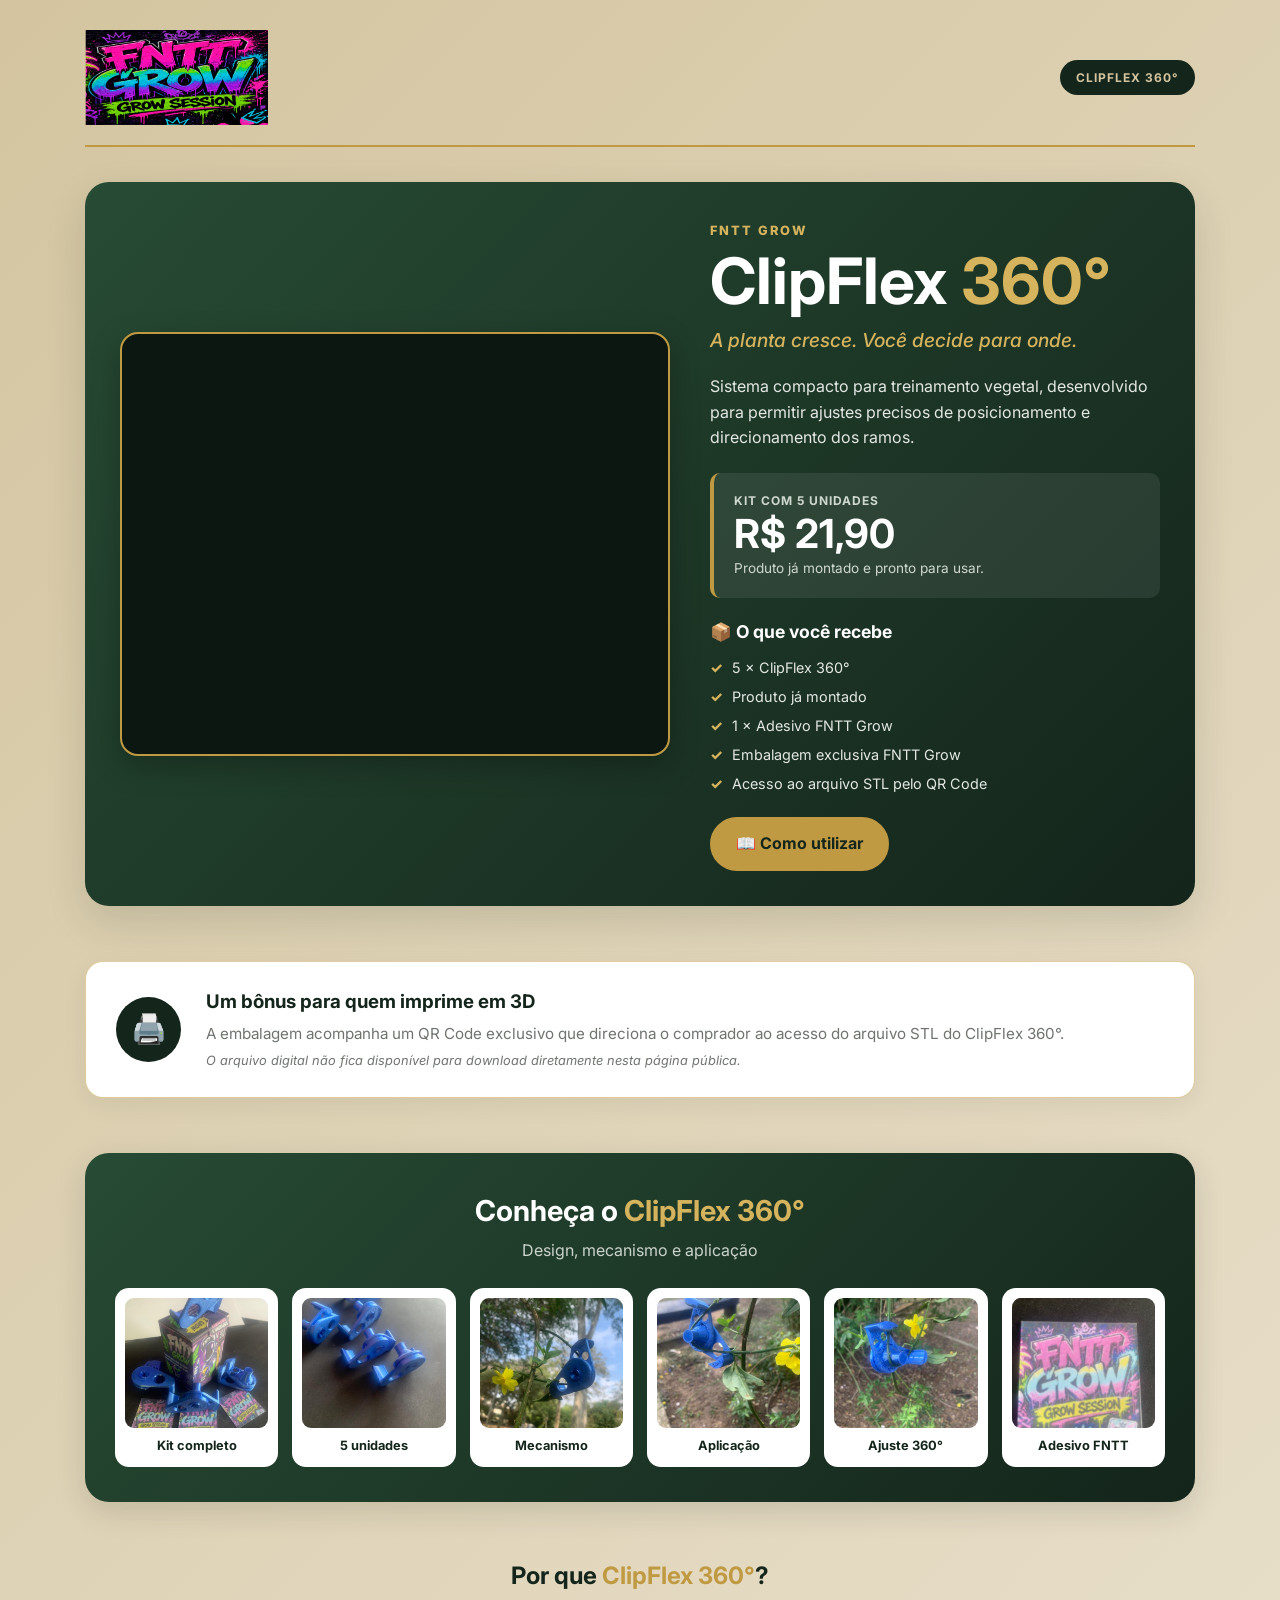
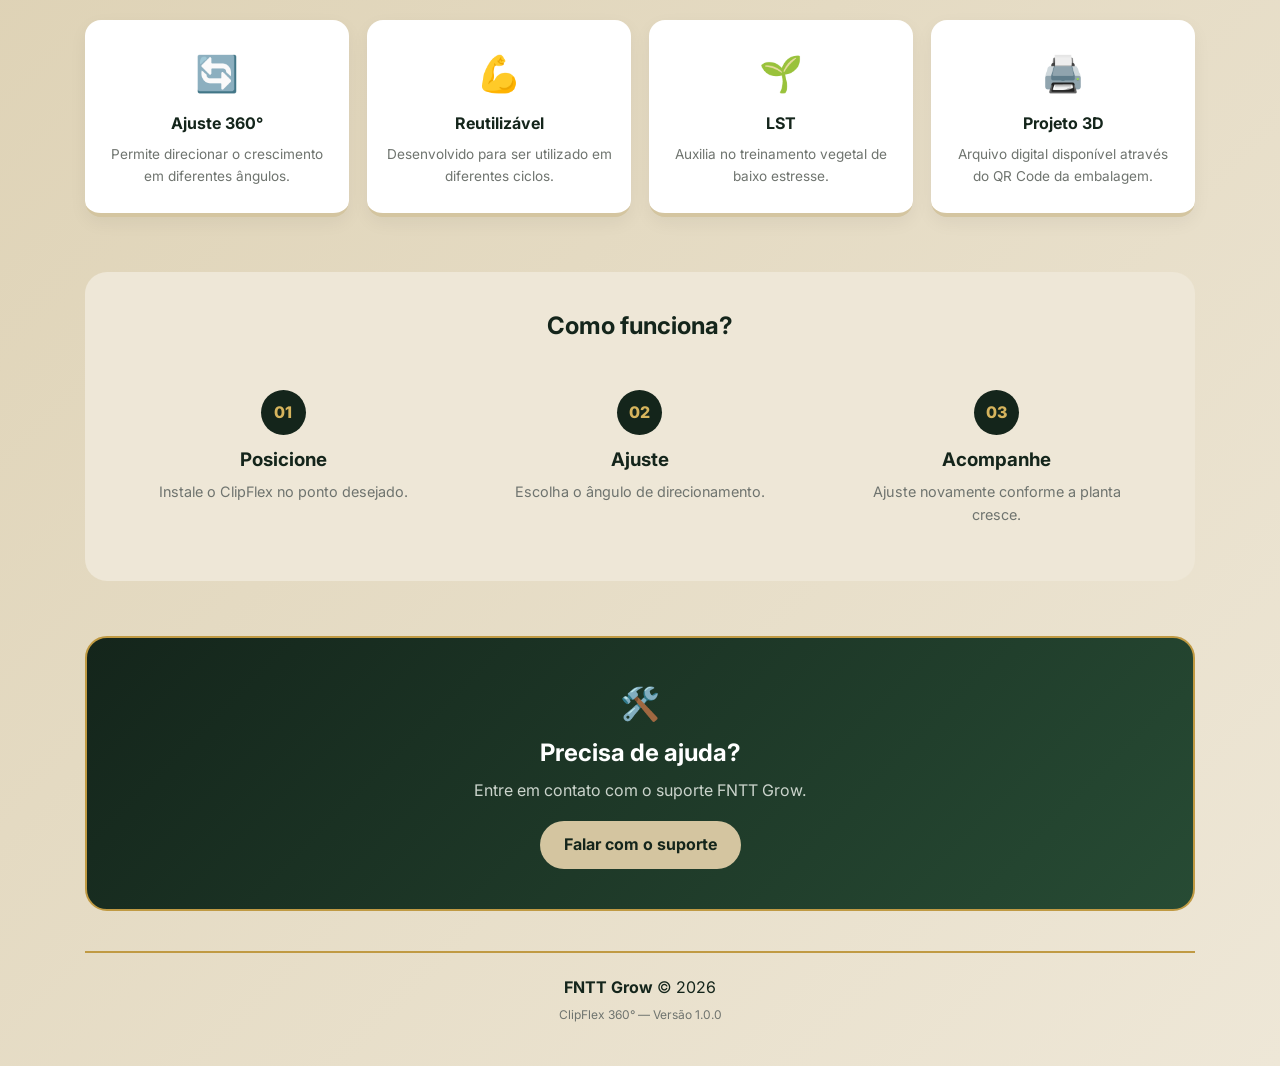
<file: index.html>
<!DOCTYPE html>
<html lang="pt-BR">

<head>
    <meta charset="UTF-8">

    <meta name="viewport" content="width=device-width, initial-scale=1.0">

    <title>ClipFlex 360° — FNTT Grow</title>

    <meta
        name="description"
        content="ClipFlex 360° FNTT Grow — kit com 5 clips para treinamento vegetal. Produto já montado, reutilizável e com ajuste de ângulo."
    >

    <link rel="stylesheet" href="style.css">

    <link rel="preconnect" href="https://fonts.googleapis.com">
    <link rel="preconnect" href="https://fonts.gstatic.com" crossorigin>

    <link
        href="https://fonts.googleapis.com/css2?family=Inter:wght@300;400;500;600;700;800&display=swap"
        rel="stylesheet"
    >
</head>

<body>

<div class="container">

    <!-- ============================================
         HEADER
         ============================================ -->

    <header>

        <div class="logo">
            <img
                src="produto/imagens/logo.png"
                alt="FNTT Grow"
                class="logo-img"
            >
        </div>

        <div class="badge">
            CLIPFLEX 360°
        </div>

    </header>


    <!-- ============================================
         HERO / PRODUTO
         ============================================ -->

    <section class="hero">

        <!-- VÍDEO -->

        <div class="product-image">

            <iframe
                src="https://www.youtube.com/embed/BpMspO3z7nI"
                title="ClipFlex 360° — FNTT Grow"
                allow="accelerometer; autoplay; clipboard-write; encrypted-media; gyroscope; picture-in-picture"
                allowfullscreen>
            </iframe>

        </div>


        <!-- INFORMAÇÕES -->

        <div class="product-info">

            <div class="product-label">
                FNTT GROW
            </div>

            <h1>
                ClipFlex <span>360°</span>
            </h1>

            <p class="tagline">
                A planta cresce. Você decide para onde.
            </p>

            <p class="description">
                Sistema compacto para treinamento vegetal,
                desenvolvido para permitir ajustes precisos
                de posicionamento e direcionamento dos ramos.
            </p>


            <!-- PREÇO -->

            <div class="price-box">

                <span class="price-label">
                    KIT COM 5 UNIDADES
                </span>

                <strong>
                    R$ 21,90
                </strong>

                <span class="price-info">
                    Produto já montado e pronto para usar.
                </span>

            </div>


            <!-- CONTEÚDO -->

            <div class="kit-info">

                <h3>
                    📦 O que você recebe
                </h3>

                <ul>

                    <li>
                        <span>✓</span>
                        5 × ClipFlex 360°
                    </li>

                    <li>
                        <span>✓</span>
                        Produto já montado
                    </li>

                    <li>
                        <span>✓</span>
                        1 × Adesivo FNTT Grow
                    </li>

                    <li>
                        <span>✓</span>
                        Embalagem exclusiva FNTT Grow
                    </li>

                    <li>
                        <span>✓</span>
                        Acesso ao arquivo STL pelo QR Code
                    </li>

                </ul>

            </div>


            <!-- BOTÃO DE INSTRUÇÕES -->

            <div class="cta-buttons">

                <a
                    href="produto/documentos/instrucoes.md"
                    class="btn-secondary"
                    target="_blank"
                    rel="noopener"
                >
                    📖 Como utilizar
                </a>

            </div>

        </div>

    </section>


    <!-- ============================================
         QR CODE / ARQUIVO DIGITAL
         ============================================ -->

    <section class="digital-bonus">

        <div class="digital-icon">
            🖨️
        </div>

        <div>

            <h3>
                Um bônus para quem imprime em 3D
            </h3>

            <p>
                A embalagem acompanha um QR Code exclusivo
                que direciona o comprador ao acesso do arquivo
                STL do ClipFlex 360°.
            </p>

            <p class="digital-note">
                O arquivo digital não fica disponível para download
                diretamente nesta página pública.
            </p>

        </div>

    </section>


    <!-- ============================================
         GALERIA
         ============================================ -->

    <section class="gallery">

        <h2>
            Conheça o <span>ClipFlex 360°</span>
        </h2>

        <p class="gallery-subtitle">
            Design, mecanismo e aplicação
        </p>


        <div class="gallery-grid">

            <div class="gallery-item">

                <img
                    src="produto/imagens/001.jpeg"
                    alt="Kit ClipFlex 360°"
                    loading="lazy"
                >

                <p>
                    Kit completo
                </p>

            </div>


            <div class="gallery-item">

                <img
                    src="produto/imagens/002.jpeg"
                    alt="Cinco unidades ClipFlex 360°"
                    loading="lazy"
                >

                <p>
                    5 unidades
                </p>

            </div>


            <div class="gallery-item">

                <img
                    src="produto/imagens/003.jpeg"
                    alt="Detalhe do mecanismo ClipFlex"
                    loading="lazy"
                >

                <p>
                    Mecanismo
                </p>

            </div>


            <div class="gallery-item">

                <img
                    src="produto/imagens/004.jpeg"
                    alt="ClipFlex em funcionamento"
                    loading="lazy"
                >

                <p>
                    Aplicação
                </p>

            </div>


            <div class="gallery-item">

                <img
                    src="produto/imagens/005.jpeg"
                    alt="Ajuste do ClipFlex 360°"
                    loading="lazy"
                >

                <p>
                    Ajuste 360°
                </p>

            </div>


            <div class="gallery-item">

                <img
                    src="produto/imagens/ADESIVO.jpeg"
                    alt="Adesivo FNTT Grow"
                    loading="lazy"
                >

                <p>
                    Adesivo FNTT
                </p>

            </div>

        </div>

    </section>


    <!-- ============================================
         DIFERENCIAIS
         ============================================ -->

    <section class="features">

        <h2>
            Por que <span>ClipFlex 360°</span>?
        </h2>


        <div class="features-grid">


            <div class="feature">

                <span class="feature-icon">
                    🔄
                </span>

                <h3>
                    Ajuste 360°
                </h3>

                <p>
                    Permite direcionar o crescimento
                    em diferentes ângulos.
                </p>

            </div>


            <div class="feature">

                <span class="feature-icon">
                    💪
                </span>

                <h3>
                    Reutilizável
                </h3>

                <p>
                    Desenvolvido para ser utilizado
                    em diferentes ciclos.
                </p>

            </div>


            <div class="feature">

                <span class="feature-icon">
                    🌱
                </span>

                <h3>
                    LST
                </h3>

                <p>
                    Auxilia no treinamento vegetal
                    de baixo estresse.
                </p>

            </div>


            <div class="feature">

                <span class="feature-icon">
                    🖨️
                </span>

                <h3>
                    Projeto 3D
                </h3>

                <p>
                    Arquivo digital disponível através
                    do QR Code da embalagem.
                </p>

            </div>


        </div>

    </section>


    <!-- ============================================
         COMO FUNCIONA
         ============================================ -->

    <section class="how-it-works">

        <h2>
            Como funciona?
        </h2>


        <div class="steps">


            <div class="step">

                <span>
                    01
                </span>

                <h3>
                    Posicione
                </h3>

                <p>
                    Instale o ClipFlex no ponto desejado.
                </p>

            </div>


            <div class="step">

                <span>
                    02
                </span>

                <h3>
                    Ajuste
                </h3>

                <p>
                    Escolha o ângulo de direcionamento.
                </p>

            </div>


            <div class="step">

                <span>
                    03
                </span>

                <h3>
                    Acompanhe
                </h3>

                <p>
                    Ajuste novamente conforme a planta cresce.
                </p>

            </div>


        </div>

    </section>


    <!-- ============================================
         SUPORTE
         ============================================ -->

    <section class="support">

        <div class="support-icon">
            🛠️
        </div>

        <h2>
            Precisa de ajuda?
        </h2>

        <p>
            Entre em contato com o suporte FNTT Grow.
        </p>

        <a
            href="mailto:robsonfranett@gmail.com"
            class="btn-support"
        >
            Falar com o suporte
        </a>

    </section>


    <!-- ============================================
         FOOTER
         ============================================ -->

    <footer>

        <p>
            <strong>FNTT Grow</strong> © 2026
        </p>

        <p class="small">
            ClipFlex 360° — Versão 1.0.0
        </p>

    </footer>

</div>


<!-- ============================================
     JAVASCRIPT
     ============================================ -->

<script src="script.js"></script>

</body>

</html>
</file>
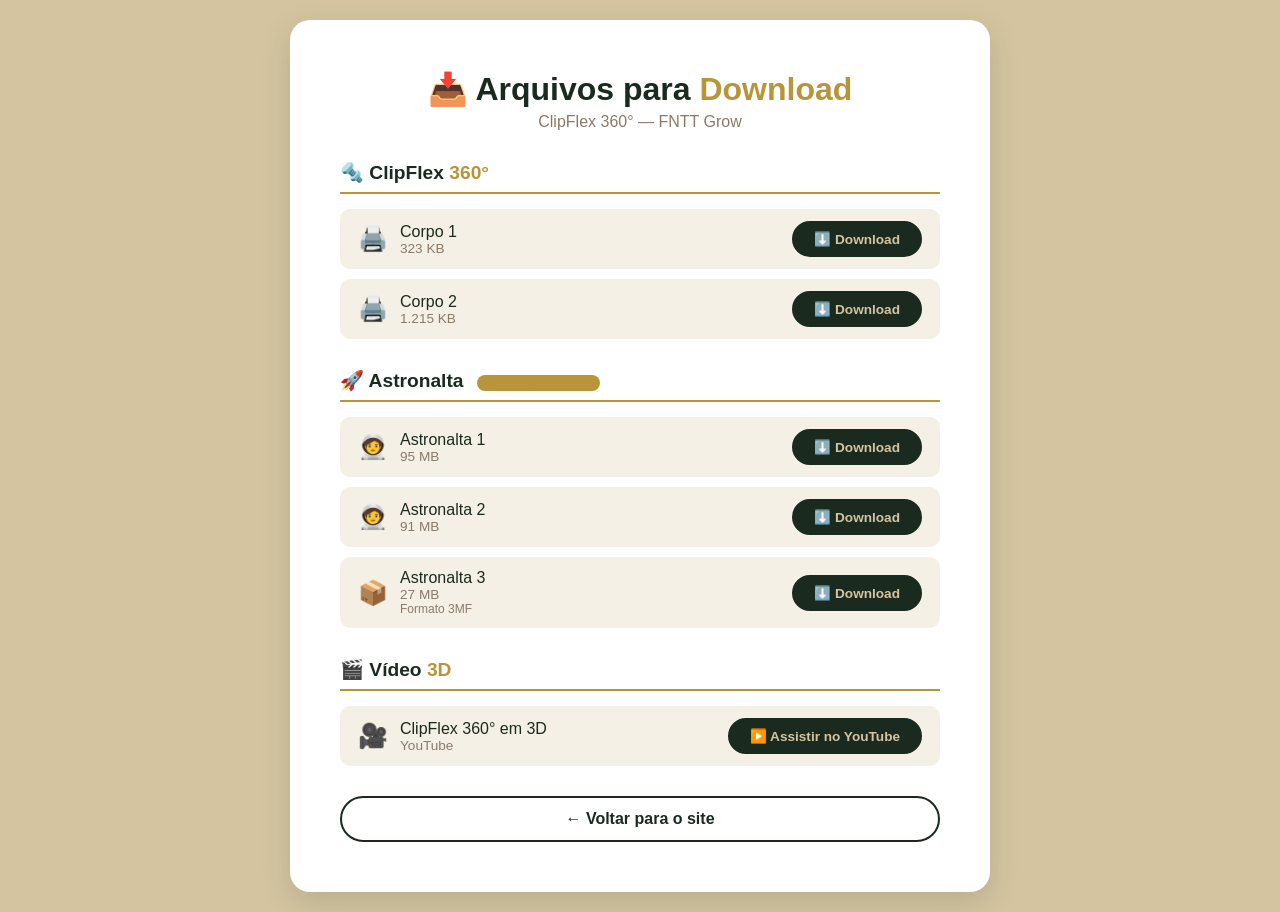
<file: download.html>
<!DOCTYPE html>
<html lang="pt-BR">
<head>
    <!-- ============================================
         METADADOS E CONFIGURAÇÕES
         ============================================ -->
    <meta charset="UTF-8">
    <meta name="viewport" content="width=device-width, initial-scale=1.0">
    <title>Download — ClipFlex 360°</title>

    <!-- ============================================
         ESTILOS CSS (todos embutidos para facilitar)
         ============================================ -->
    <style>
        /* ============================================
           RESET E CONFIGURAÇÕES GERAIS
           ============================================ */
        * {
            margin: 0;
            padding: 0;
            box-sizing: border-box;
        }

        /* ============================================
           CORPO DA PÁGINA - Fundo bege e fonte padrão
           ============================================ */
        body {
            font-family: 'Segoe UI', Tahoma, Geneva, Verdana, sans-serif;
            background: #d4c5a0; /* Bege FNTT */
            min-height: 100vh;
            display: flex;
            justify-content: center;
            align-items: center;
            padding: 20px;
        }

        /* ============================================
           CONTAINER PRINCIPAL - Card branco centralizado
           ============================================ */
        .container {
            background: #ffffff;
            padding: 50px;
            border-radius: 20px;
            box-shadow: 0 10px 30px rgba(26, 42, 31, 0.15);
            max-width: 700px;
            width: 100%;
        }

        /* ============================================
           TÍTULO PRINCIPAL
           ============================================ */
        h1 {
            color: #1a2a1f; /* Verde escuro */
            text-align: center;
            margin-bottom: 5px;
        }
        h1 span {
            color: #b8953a; /* Dourado para destaque */
        }

        /* ============================================
           SUBTÍTULO
           ============================================ */
        .subtitle {
            text-align: center;
            color: #8a7a6a; /* Cinza/marrom */
            margin-bottom: 30px;
        }

        /* ============================================
           SEÇÕES (ClipFlex, Astronalta, Vídeo)
           ============================================ */
        .section {
            margin-bottom: 30px;
        }
        .section h2 {
            color: #1a2a1f;
            font-size: 1.2rem;
            margin-bottom: 15px;
            border-bottom: 2px solid #b8953a; /* Linha dourada */
            padding-bottom: 8px;
        }
        .section h2 span {
            color: #b8953a; /* Destaque dourado */
        }

        /* ============================================
           LISTA DE ARQUIVOS
           ============================================ */
        .file-list {
            display: flex;
            flex-direction: column;
            gap: 10px;
        }

        /* ============================================
           CADA ITEM DA LISTA (arquivo)
           ============================================ */
        .file-item {
            display: flex;
            justify-content: space-between;
            align-items: center;
            background: #f5f0e6; /* Bege claro */
            padding: 12px 18px;
            border-radius: 10px;
            transition: all 0.3s;
        }
        .file-item:hover {
            background: #d4c5a0; /* Bege mais escuro no hover */
            transform: translateX(5px); /* Efeito de deslocamento */
        }

        /* ============================================
           INFORMAÇÕES DO ARQUIVO (ícone + nome + tamanho)
           ============================================ */
        .file-info {
            display: flex;
            align-items: center;
            gap: 12px;
        }
        .file-icon {
            font-size: 1.5rem;
        }
        .file-name {
            font-weight: 500;
            color: #1a2a1f;
        }
        .file-size {
            color: #8a7a6a;
            font-size: 0.85rem;
        }

        /* ============================================
           BOTÃO DE DOWNLOAD
           ============================================ */
        .btn-download {
            background: #1a2a1f; /* Verde escuro */
            color: #d4c5a0; /* Bege */
            padding: 8px 20px;
            border-radius: 50px;
            text-decoration: none;
            font-size: 0.85rem;
            font-weight: 600;
            transition: all 0.3s;
            border: 2px solid #1a2a1f;
            display: inline-block;
        }
        .btn-download:hover {
            background: #b8953a; /* Dourado */
            border-color: #b8953a;
            color: #1a2a1f; /* Verde escuro */
            transform: scale(1.05); /* Efeito de aumento */
        }

        /* ============================================
           BOTÃO "VOLTAR PARA O SITE"
           ============================================ */
        .btn-back {
            display: block;
            text-align: center;
            margin-top: 25px;
            color: #1a2a1f;
            text-decoration: none;
            font-weight: 600;
            padding: 12px;
            border-radius: 50px;
            border: 2px solid #1a2a1f;
            transition: all 0.3s;
        }
        .btn-back:hover {
            background: #1a2a1f;
            color: #d4c5a0;
            text-decoration: none;
        }

        /* ============================================
           BADGE / ETIQUETA (usado no Astronalta)
           ============================================ */
        .badge {
            display: inline-block;
            background: #b8953a; /* Dourado */
            color: #1a2a1f; /* Verde escuro */
            padding: 2px 12px;
            border-radius: 20px;
            font-size: 0.7rem;
            margin-left: 8px;
            font-weight: 600;
        }

        /* ============================================
           CAIXA DE DESTAQUE PARA PASTA DO DRIVE
           (não usada neste momento, mas mantida como modelo)
           ============================================ */
        .drive-box {
            background: #f5f0e6;
            border-radius: 15px;
            padding: 30px;
            text-align: center;
            border: 2px dashed #b8953a;
        }
        .drive-box .icon-big {
            font-size: 4rem;
            display: block;
            margin-bottom: 10px;
        }
        .drive-box p {
            color: #5a4a3a;
            margin-bottom: 15px;
        }

        /* ============================================
           BOTÃO GRANDE PARA PASTA DO DRIVE
           ============================================ */
        .btn-download-large {
            background: #b8953a;
            color: #1a2a1f;
            padding: 16px 40px;
            border-radius: 50px;
            text-decoration: none;
            font-size: 1.2rem;
            font-weight: 700;
            transition: all 0.3s;
            border: 2px solid #b8953a;
            display: inline-block;
            text-align: center;
        }
        .btn-download-large:hover {
            background: #1a2a1f;
            border-color: #1a2a1f;
            color: #d4c5a0;
            transform: scale(1.05);
            box-shadow: 0 6px 20px rgba(184, 149, 58, 0.3);
        }

        /* ============================================
           GUIA DE CORES PARA ALTERAÇÃO
           ============================================
           #1a2a1f = Verde escuro (textos, botões)
           #b8953a = Dourado (destaques, hovers)
           #d4c5a0 = Bege (fundos)
           #ffffff = Branco (container)
           #8a7a6a = Cinza/marrom (textos secundários)
           #f5f0e6 = Bege claro (itens da lista)
           ============================================ */
    </style>
</head>
<body>
    <div class="container">
        <!-- ============================================
             TÍTULO DA PÁGINA
             ============================================ -->
        <h1>📥 Arquivos para <span>Download</span></h1>
        <p class="subtitle">ClipFlex 360° — FNTT Grow</p>

        <!-- ============================================
             SEÇÃO 1 - CLIPFLEX 360°
             ============================================ -->
        <div class="section">
            <h2>🔩 ClipFlex <span>360°</span></h2>
            <div class="file-list">

                <!-- CORPO 1 - Link direto do Google Drive -->
                <div class="file-item">
                    <div class="file-info">
                        <span class="file-icon">🖨️</span>
                        <div>
                            <div class="file-name">Corpo 1</div>
                            <div class="file-size">323 KB</div>
                        </div>
                    </div>
                    <!--
                        LINK DE DOWNLOAD DIRETO DO GOOGLE DRIVE
                        ID: 1Zi9ICcxkG_iIcEu_l9u5tAhwgdvbHiVm
                        Formato: https://drive.google.com/uc?export=download&id=SEU_ID
                        target="_blank" abre em nova aba
                    -->
                    <a href="https://drive.google.com/uc?export=download&id=1Zi9ICcxkG_iIcEu_l9u5tAhwgdvbHiVm" class="btn-download" target="_blank">⬇️ Download</a>
                </div>

                <!-- CORPO 2 - Link direto do Google Drive -->
                <div class="file-item">
                    <div class="file-info">
                        <span class="file-icon">🖨️</span>
                        <div>
                            <div class="file-name">Corpo 2</div>
                            <div class="file-size">1.215 KB</div>
                        </div>
                    </div>
                    <!--
                        LINK DE DOWNLOAD DIRETO DO GOOGLE DRIVE
                        ID: 1zE68SYiaBKQTVpIP5panYIYYOleLpI6S
                    -->
                    <a href="https://drive.google.com/uc?export=download&id=1zE68SYiaBKQTVpIP5panYIYYOleLpI6S" class="btn-download" target="_blank">⬇️ Download</a>
                </div>

            </div>
        </div>

        <!-- ============================================
             SEÇÃO 2 - ASTRONALTA (Personagem FNTT)
             ============================================ -->
        <div class="section">
            <h2>🚀 Astronalta <span class="badge">Personagem FNTT</span></h2>
            <div class="file-list">

                <!-- ASTRONALTA 1 - Link do Google Drive -->
                <div class="file-item">
                    <div class="file-info">
                        <span class="file-icon">🧑‍🚀</span>
                        <div>
                            <div class="file-name">Astronalta 1</div>
                            <div class="file-size">95 MB</div>
                        </div>
                    </div>
                    <!-- ID: 1aPoxVaWqQhqR50-7E5ECvITj20imoBJO -->
                    <a href="https://drive.google.com/uc?export=download&id=1aPoxVaWqQhqR50-7E5ECvITj20imoBJO" class="btn-download" target="_blank">⬇️ Download</a>
                </div>

                <!-- ASTRONALTA 2 - Link do Google Drive -->
                <div class="file-item">
                    <div class="file-info">
                        <span class="file-icon">🧑‍🚀</span>
                        <div>
                            <div class="file-name">Astronalta 2</div>
                            <div class="file-size">91 MB</div>
                        </div>
                    </div>
                    <!-- ID: 1HS0R9TxpQGm8a4Djx2cUYZqdlfwnnUlX -->
                    <a href="https://drive.google.com/uc?export=download&id=1HS0R9TxpQGm8a4Djx2cUYZqdlfwnnUlX" class="btn-download" target="_blank">⬇️ Download</a>
                </div>

                <!-- ASTRONALTA 3 - Link do Google Drive (arquivo .3mf) -->
                <div class="file-item">
                    <div class="file-info">
                        <span class="file-icon">📦</span>
                        <div>
                            <div class="file-name">Astronalta 3</div>
                            <div class="file-size">27 MB</div>
                            <div style="font-size: 0.75rem; color: #8a7a6a;">Formato 3MF</div>
                        </div>
                    </div>
                    <!--
                        ATENÇÃO: Verifique se o ID abaixo é o correto para o astronalta3.3mf
                        Se for outro, substitua pelo ID correto
                    -->
                    <a href="https://drive.google.com/uc?export=download&id=1HS0R9TxpQGm8a4Djx2cUYZqdlfwnnUlX" class="btn-download" target="_blank">⬇️ Download</a>
                </div>

            </div>
        </div>

        <!-- ============================================
             SEÇÃO 3 - VÍDEO 3D (YouTube)
             ============================================ -->
        <div class="section">
            <h2>🎬 Vídeo <span>3D</span></h2>
            <div class="file-list">
                <div class="file-item">
                    <div class="file-info">
                        <span class="file-icon">🎥</span>
                        <div>
                            <div class="file-name">ClipFlex 360° em 3D</div>
                            <div class="file-size">YouTube</div>
                        </div>
                    </div>
                    <!--
                        LINK DO YOUTUBE (abre em nova aba)
                        ID do vídeo: BpMspO3z7nI
                        Para trocar o vídeo, substitua o ID no link
                    -->
                    <a href="https://youtu.be/BpMspO3z7nI" class="btn-download" target="_blank">▶️ Assistir no YouTube</a>
                </div>
            </div>
        </div>

        <!-- ============================================
             BOTÃO PARA VOLTAR À PÁGINA INICIAL
             ============================================ -->
        <a href="index.html" class="btn-back">← Voltar para o site</a>

    </div>
</body>
</html>
</file>
<file: style.css>
/* =========================================================
   CLIPFLEX 360° — FNTT GROW
   STYLE.CSS
   ========================================================= */


/* =========================================================
   RESET
   ========================================================= */

* {
    margin: 0;
    padding: 0;
    box-sizing: border-box;
}


/* =========================================================
   VARIÁVEIS
   ========================================================= */

:root {

    --green-dark: #14251b;
    --green: #274b34;
    --green-light: #3d6849;

    --gold: #c09a43;
    --gold-light: #d6b45d;

    --beige: #d4c5a0;
    --beige-light: #eee7d7;

    --white: #ffffff;

    --text: #1a261e;
    --text-light: #6f746f;

    --shadow: rgba(20, 37, 27, 0.14);

}


/* =========================================================
   BODY
   ========================================================= */

body {

    font-family:
        'Inter',
        'Segoe UI',
        Tahoma,
        Geneva,
        Verdana,
        sans-serif;

    background:
        linear-gradient(
            135deg,
            #d4c5a0 0%,
            #eee7d7 100%
        );

    color: var(--text);

    line-height: 1.6;

    min-height: 100vh;

}


/* =========================================================
   CONTAINER
   ========================================================= */

.container {

    max-width: 1150px;

    margin: 0 auto;

    padding: 20px;

}


/* =========================================================
   HEADER
   ========================================================= */

header {

    display: flex;

    justify-content: space-between;

    align-items: center;

    padding: 10px 0 20px;

    margin-bottom: 35px;

    border-bottom:
        2px solid var(--gold);

}


.logo {

    display: flex;

    align-items: center;

}


.logo-img {

    width: auto;

    height: 95px;

    display: block;

    object-fit: contain;

}


.badge {

    background: var(--green-dark);

    color: var(--beige);

    padding: 8px 16px;

    border-radius: 30px;

    font-size: 0.75rem;

    font-weight: 700;

    letter-spacing: 1px;

}


/* =========================================================
   HERO
   ========================================================= */

.hero {

    display: grid;

    grid-template-columns:
        minmax(0, 1.1fr)
        minmax(0, 0.9fr);

    gap: 40px;

    align-items: center;

    margin-bottom: 55px;

    padding: 35px;

    background:
        linear-gradient(
            135deg,
            var(--green) 0%,
            var(--green-dark) 100%
        );

    border-radius: 24px;

    box-shadow:
        0 15px 40px var(--shadow);

}


/* =========================================================
   VÍDEO
   ========================================================= */

.product-image {

    background: #0d1711;

    border-radius: 18px;

    padding: 10px;

    border:
        2px solid var(--gold);

    overflow: hidden;

    box-shadow:
        0 10px 30px rgba(0,0,0,0.25);

}


.product-image iframe {

    display: block;

    width: 100%;

    height: 400px;

    border: none;

    border-radius: 12px;

}


/* =========================================================
   INFORMAÇÕES DO PRODUTO
   ========================================================= */

.product-info {

    color: var(--white);

}


.product-label {

    display: inline-block;

    margin-bottom: 8px;

    color: var(--gold-light);

    font-size: 0.8rem;

    font-weight: 800;

    letter-spacing: 2px;

}


.product-info h1 {

    font-size: clamp(2.5rem, 5vw, 4rem);

    line-height: 1;

    margin-bottom: 12px;

    color: var(--white);

}


.product-info h1 span {

    color: var(--gold-light);

}


.tagline {

    color: var(--gold-light);

    font-size: 1.2rem;

    font-weight: 500;

    font-style: italic;

    margin-bottom: 18px;

}


.description {

    color: #e4e8e4;

    font-size: 1rem;

    margin-bottom: 22px;

}


/* =========================================================
   PREÇO
   ========================================================= */

.price-box {

    display: flex;

    flex-direction: column;

    align-items: flex-start;

    margin: 20px 0;

    padding: 18px 20px;

    background:
        rgba(255,255,255,0.08);

    border-left:
        4px solid var(--gold);

    border-radius: 10px;

}


.price-label {

    color: #cfd8d0;

    font-size: 0.75rem;

    font-weight: 700;

    letter-spacing: 1px;

}


.price-box strong {

    color: var(--white);

    font-size: 2.5rem;

    line-height: 1.2;

}


.price-info {

    color: #cfd8d0;

    font-size: 0.85rem;

}


/* =========================================================
   CONTEÚDO DO KIT
   ========================================================= */

.kit-info {

    margin-top: 20px;

}


.kit-info h3 {

    color: var(--white);

    margin-bottom: 10px;

    font-size: 1.1rem;

}


.kit-info ul {

    list-style: none;

}


.kit-info li {

    display: flex;

    gap: 9px;

    margin-bottom: 6px;

    color: #e4e8e4;

    font-size: 0.9rem;

}


.kit-info li span {

    color: var(--gold-light);

    font-weight: 800;

}


/* =========================================================
   BOTÕES
   ========================================================= */

.cta-buttons {

    display: flex;

    gap: 12px;

    flex-wrap: wrap;

    margin-top: 22px;

}


.btn-secondary {

    display: inline-block;

    padding: 12px 24px;

    background: var(--gold);

    color: var(--green-dark);

    border:
        2px solid var(--gold);

    border-radius: 50px;

    text-decoration: none;

    font-weight: 700;

    transition:
        0.25s ease;

}


.btn-secondary:hover {

    background: var(--gold-light);

    border-color: var(--gold-light);

    transform:
        translateY(-2px);

    box-shadow:
        0 8px 20px rgba(192,154,67,0.25);

}


/* =========================================================
   BÔNUS DIGITAL
   ========================================================= */

.digital-bonus {

    display: flex;

    align-items: center;

    gap: 25px;

    margin-bottom: 55px;

    padding: 25px 30px;

    background: var(--white);

    border-radius: 18px;

    border:
        1px solid rgba(192,154,67,0.5);

    box-shadow:
        0 8px 25px rgba(0,0,0,0.06);

}


.digital-icon {

    display: flex;

    align-items: center;

    justify-content: center;

    min-width: 65px;

    height: 65px;

    background: var(--green-dark);

    border-radius: 50%;

    font-size: 1.8rem;

}


.digital-bonus h3 {

    color: var(--green-dark);

    margin-bottom: 5px;

}


.digital-bonus p {

    color: var(--text-light);

    font-size: 0.95rem;

}


.digital-note {

    margin-top: 5px;

    font-size: 0.8rem !important;

    font-style: italic;

}


/* =========================================================
   GALERIA
   ========================================================= */

.gallery {

    margin-bottom: 55px;

    padding: 35px 30px;

    background:
        linear-gradient(
            135deg,
            var(--green) 0%,
            var(--green-dark) 100%
        );

    border-radius: 24px;

    box-shadow:
        0 10px 30px var(--shadow);

    text-align: center;

}


.gallery h2 {

    color: var(--white);

    font-size: 1.8rem;

    margin-bottom: 4px;

}


.gallery h2 span {

    color: var(--gold-light);

}


.gallery-subtitle {

    color: #cbd4cc;

    margin-bottom: 25px;

}


.gallery-grid {

    display: grid;

    grid-template-columns:
        repeat(6, 1fr);

    gap: 14px;

}


.gallery-item {

    background: var(--white);

    padding: 8px;

    border-radius: 14px;

    border:
        2px solid transparent;

    transition:
        0.25s ease;

}


.gallery-item:hover {

    transform:
        translateY(-5px);

    border-color:
        var(--gold);

    box-shadow:
        0 10px 25px rgba(0,0,0,0.15);

}


.gallery-item img {

    display: block;

    width: 100%;

    height: 130px;

    object-fit: cover;

    border-radius: 9px;

}


.gallery-item p {

    margin-top: 8px;

    color: var(--green-dark);

    font-weight: 700;

    font-size: 0.8rem;

}


/* =========================================================
   DIFERENCIAIS
   ========================================================= */

.features {

    margin-bottom: 55px;

    text-align: center;

}


.features h2 {

    color: var(--green-dark);

    margin-bottom: 25px;

}


.features h2 span {

    color: var(--gold);

}


.features-grid {

    display: grid;

    grid-template-columns:
        repeat(4, 1fr);

    gap: 18px;

}


.feature {

    padding: 25px 18px;

    background: var(--white);

    border-radius: 16px;

    border-bottom:
        4px solid var(--beige);

    box-shadow:
        0 6px 18px rgba(0,0,0,0.05);

    transition:
        0.25s ease;

}


.feature:hover {

    transform:
        translateY(-5px);

    border-bottom-color:
        var(--gold);

}


.feature-icon {

    display: block;

    font-size: 2.2rem;

    margin-bottom: 10px;

}


.feature h3 {

    color: var(--green-dark);

    font-size: 1rem;

    margin-bottom: 7px;

}


.feature p {

    color: var(--text-light);

    font-size: 0.85rem;

}


/* =========================================================
   COMO FUNCIONA
   ========================================================= */

.how-it-works {

    margin-bottom: 55px;

    padding: 35px 30px;

    background: var(--beige-light);

    border-radius: 22px;

    text-align: center;

}


.how-it-works h2 {

    color: var(--green-dark);

    margin-bottom: 25px;

}


.steps {

    display: grid;

    grid-template-columns:
        repeat(3, 1fr);

    gap: 20px;

}


.step {

    position: relative;

    padding: 20px;

}


.step > span {

    display: inline-flex;

    align-items: center;

    justify-content: center;

    width: 45px;

    height: 45px;

    margin-bottom: 10px;

    background: var(--green-dark);

    color: var(--gold-light);

    border-radius: 50%;

    font-weight: 800;

}


.step h3 {

    color: var(--green-dark);

    margin-bottom: 5px;

}


.step p {

    color: var(--text-light);

    font-size: 0.9rem;

}


/* =========================================================
   SUPORTE
   ========================================================= */

.support {

    margin-bottom: 40px;

    padding: 40px 25px;

    background:
        linear-gradient(
            135deg,
            var(--green-dark),
            var(--green)
        );

    color: var(--white);

    border:
        2px solid var(--gold);

    border-radius: 22px;

    text-align: center;

}


.support-icon {

    font-size: 2rem;

    margin-bottom: 5px;

}


.support h2 {

    margin-bottom: 5px;

}


.support p {

    color: #cbd4cc;

    margin-bottom: 18px;

}


.btn-support {

    display: inline-block;

    padding: 11px 24px;

    background: var(--beige);

    color: var(--green-dark);

    border-radius: 50px;

    text-decoration: none;

    font-weight: 700;

    transition:
        0.25s ease;

}


.btn-support:hover {

    background: var(--gold-light);

    transform:
        translateY(-2px);

}


/* =========================================================
   FOOTER
   ========================================================= */

footer {

    padding: 22px 0;

    border-top:
        2px solid var(--gold);

    text-align: center;

    color: var(--green-dark);

}


footer .small {

    margin-top: 5px;

    color: var(--text-light);

    font-size: 0.75rem;

}


/* =========================================================
   TABLET
   ========================================================= */

@media (max-width: 1000px) {

    .gallery-grid {

        grid-template-columns:
            repeat(3, 1fr);

    }

}


/* =========================================================
   MOBILE / TABLET
   ========================================================= */

@media (max-width: 800px) {

    .hero {

        grid-template-columns: 1fr;

        padding: 22px;

    }


    .product-image iframe {

        height: 330px;

    }


    .features-grid {

        grid-template-columns:
            repeat(2, 1fr);

    }


    .steps {

        grid-template-columns:
            1fr;

    }

}


/* =========================================================
   CELULAR
   ========================================================= */

@media (max-width: 520px) {

    .container {

        padding: 12px;

    }


    header {

        margin-bottom: 20px;

    }


    .logo-img {

        height: 60px;

    }


    .badge {

        font-size: 0.65rem;

        padding: 6px 10px;

    }


    .hero {

        padding: 15px;

        gap: 25px;

        border-radius: 18px;

    }


    .product-image iframe {

        height: 230px;

    }


    .product-info h1 {

        font-size: 2.4rem;

    }


    .price-box strong {

        font-size: 2.1rem;

    }


    .digital-bonus {

        flex-direction: column;

        text-align: center;

        padding: 25px 18px;

    }


    .gallery {

        padding: 25px 12px;

    }


    .gallery-grid {

        grid-template-columns:
            repeat(2, 1fr);

        gap: 9px;

    }


    .gallery-item img {

        height: 105px;

    }


    .features-grid {

        grid-template-columns:
            1fr;

    }


    .how-it-works {

        padding: 25px 15px;

    }


    .support {

        padding: 30px 15px;

    }

}
</file>
